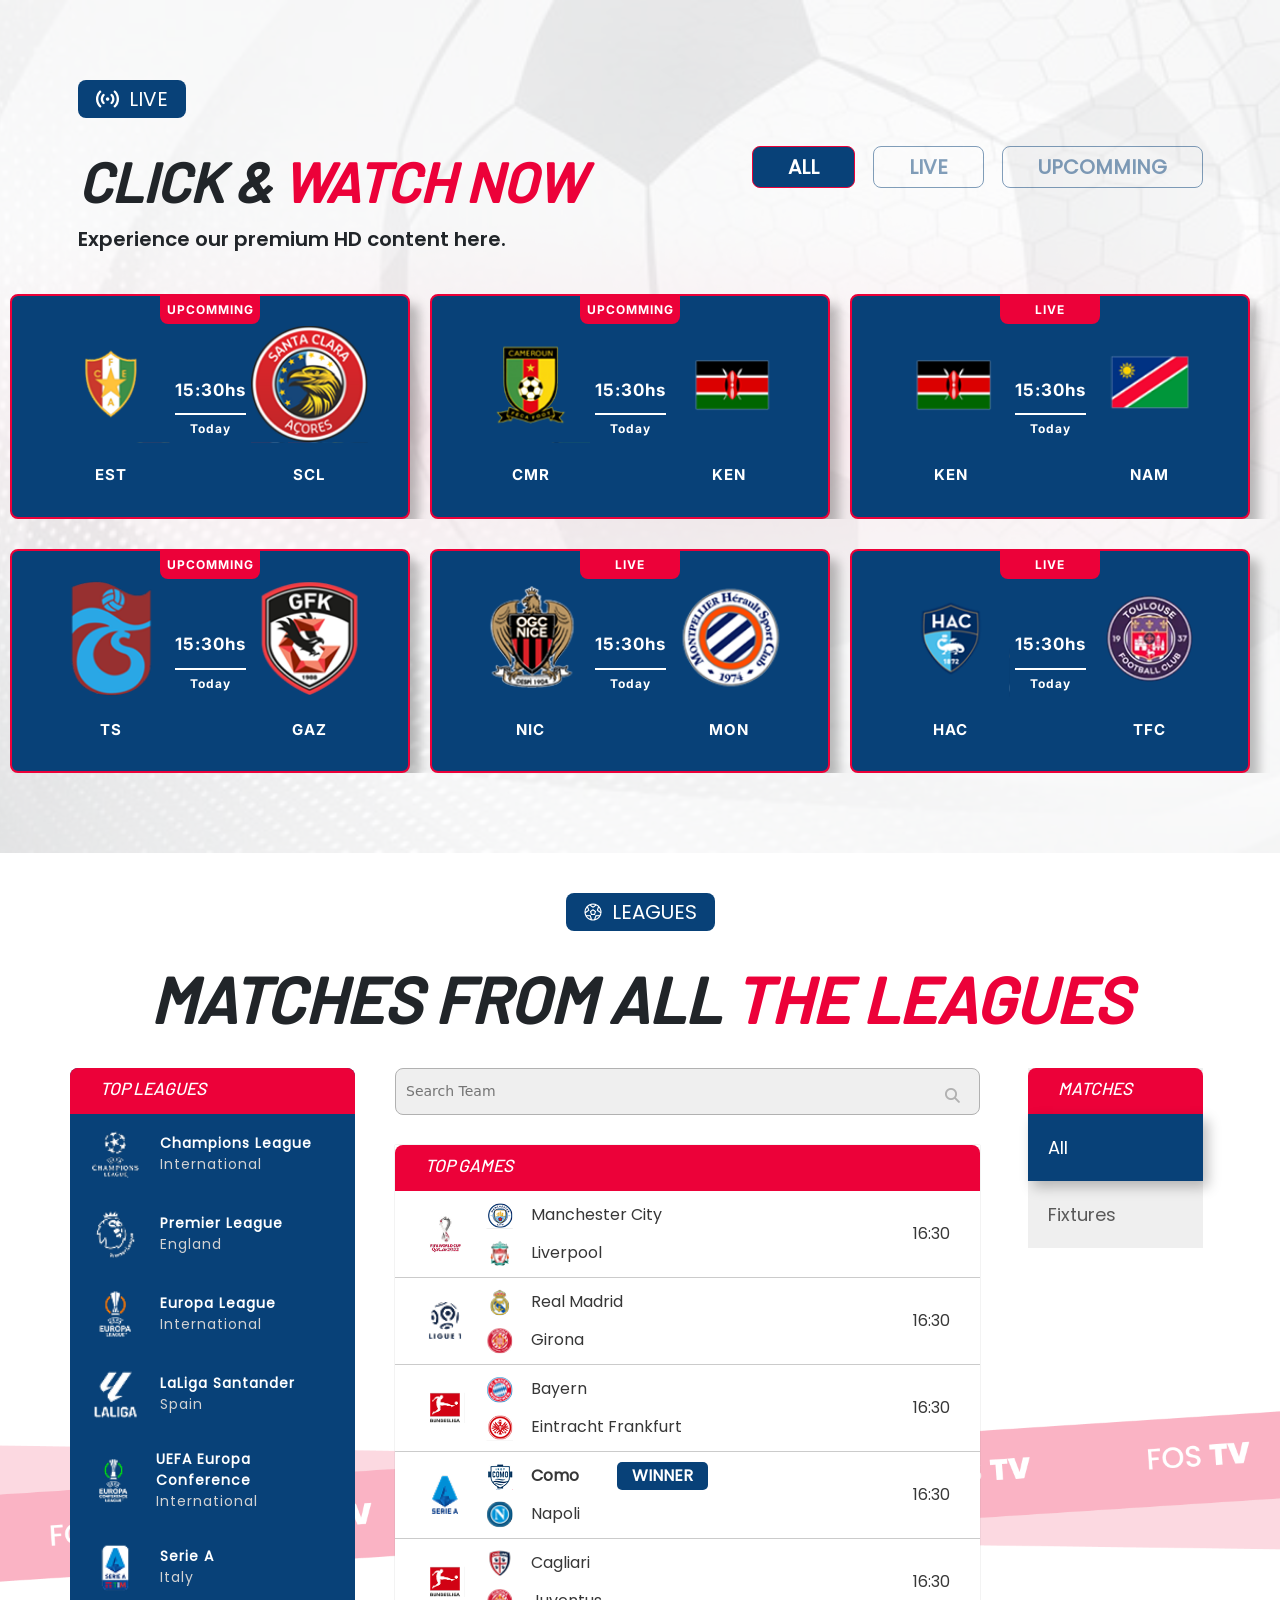
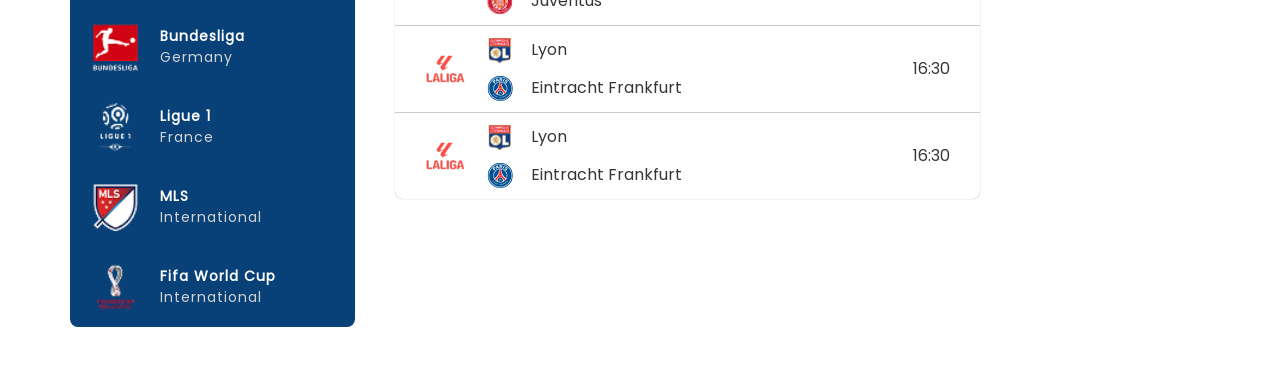
<file: index.html>
<!DOCTYPE html>
<html lang="en">
  <head>
    <meta charset="UTF-8" />
    <meta name="viewport" content="width=device-width, initial-scale=1.0" />
    <link rel="stylesheet" href="./assets/css/slick.css" />
    <link rel="preconnect" href="https://fonts.googleapis.com" />
    <link rel="preconnect" href="https://fonts.gstatic.com" crossorigin />
    <link
      href="https://fonts.googleapis.com/css2?family=Inter:ital,opsz,wght@0,14..32,100..900;1,14..32,100..900&display=swap"
      rel="stylesheet"
    />
    <link
      rel="stylesheet"
      href="https://cdnjs.cloudflare.com/ajax/libs/font-awesome/6.6.0/css/all.min.css"
      integrity="sha512-Kc323vGBEqzTmouAECnVceyQqyqdsSiqLQISBL29aUW4U/M7pSPA/gEUZQqv1cwx4OnYxTxve5UMg5GT6L4JJg=="
      crossorigin="anonymous"
      referrerpolicy="no-referrer"
    />
    <link rel="stylesheet" href="./assets/css/bootstrap.min.css" />
    <link rel="stylesheet" href="./assets/css/style.css" />
    <link rel="stylesheet" href="./assets/css/responsive.css" />
    <title>Document</title>
  </head>
  <body>
    <main>
      <!-- matches section -->
      <section class="matches-section">
        <div class="container mb-5">
          <div class="row">
            <div class="col-lg-6 col-12 mb-3">
              <div class="live-badge mb-5">
                <img
                  src="./assets/images/signal.png"
                  class="img-fluid signal-img"
                  alt=""
                />
                <span>Live</span>
              </div>
              <h2 class="heading-text mb-3">
                Click & <span class="span-color">Watch Now</span>
              </h2>
              <p class="bottom-para">Experience our premium HD content here.</p>
            </div>
            <div class="col-lg-6 col-12 mb-3 btns-column">
              <div class="btn-area">
                <button class="active">All</button>
                <button>Live</button>
                <button>Upcomming</button>
              </div>
            </div>
          </div>
        </div>

        <!-- Slider 1 starts -->
        <div class="slider-wrrp mb-5">
          <!-- card 1 -->
          <div class="match-card">
            <a href="single-match.html" class="text-decoration-none">
              <div class="card-header">
                <span class="status-badge">Live</span>
              </div>
              <div class="card-matches-area">
                <div class="team-area">
                  <img
                    src="./assets/images/team-3.png"
                    class="img-fluid"
                    alt=""
                  />
                  <p class="team-name">NAN</p>
                </div>
                <div class="date-area">
                  <p class="hour-left-text m-2">15:30hs</p>
                  <p class="day-left-text">Today</p>
                </div>
                <div class="team-area">
                  <img
                    src="./assets/images/team-4.png"
                    class="img-fluid"
                    alt=""
                  />
                  <p class="team-name">Scl</p>
                </div>
              </div>
            </a>
          </div>
          <!-- card 2 -->
          <div class="match-card">
            <a href="single-match.html" class="text-decoration-none">
              <div class="card-header">
                <span class="status-badge">Upcomming</span>
              </div>
              <div class="card-matches-area">
                <div class="team-area">
                  <img
                    src="./assets/images/team-1.png"
                    class="img-fluid"
                    alt=""
                  />
                  <p class="team-name">EST</p>
                </div>
                <div class="date-area">
                  <p class="hour-left-text m-2">15:30hs</p>
                  <p class="day-left-text">Today</p>
                </div>
                <div class="team-area">
                  <img
                    src="./assets/images/team-2.png"
                    class="img-fluid"
                    alt=""
                  />
                  <p class="team-name">Scl</p>
                </div>
              </div>
            </a>
          </div>
          <!-- card 3 -->
          <div class="match-card">
            <a href="single-match.html" class="text-decoration-none">
              <div class="card-header">
                <span class="status-badge">Upcomming</span>
              </div>
              <div class="card-matches-area">
                <div class="team-area">
                  <img
                    src="./assets/images/team-5.png"
                    class="img-fluid"
                    alt=""
                  />
                  <p class="team-name">CMR</p>
                </div>
                <div class="date-area">
                  <p class="hour-left-text m-2">15:30hs</p>
                  <p class="day-left-text">Today</p>
                </div>
                <div class="team-area">
                  <img
                    src="./assets/images/team-6.png"
                    class="img-fluid"
                    alt=""
                  />
                  <p class="team-name">KEN</p>
                </div>
              </div>
            </a>
          </div>
          <!-- card 4 -->
          <div class="match-card">
            <a href="single-match.html" class="text-decoration-none">
              <div class="card-header">
                <span class="status-badge">Live</span>
              </div>
              <div class="card-matches-area">
                <div class="team-area">
                  <img
                    src="./assets/images/team-6.png"
                    class="img-fluid"
                    alt=""
                  />
                  <p class="team-name">KEN</p>
                </div>
                <div class="date-area">
                  <p class="hour-left-text m-2">15:30hs</p>
                  <p class="day-left-text">Today</p>
                </div>
                <div class="team-area">
                  <img
                    src="./assets/images/team-7.png"
                    class="img-fluid"
                    alt=""
                  />
                  <p class="team-name">NAM</p>
                </div>
              </div>
            </a>
          </div>
          <!-- card 5 -->
          <div class="match-card">
            <a href="single-match.html" class="text-decoration-none">
              <div class="card-header">
                <span class="status-badge">Live</span>
              </div>
              <div class="card-matches-area">
                <div class="team-area">
                  <img
                    src="./assets/images/team-1.png"
                    class="img-fluid"
                    alt=""
                  />
                  <p class="team-name">EST</p>
                </div>
                <div class="date-area">
                  <p class="hour-left-text m-2">15:30hs</p>
                  <p class="day-left-text">Today</p>
                </div>
                <div class="team-area">
                  <img
                    src="./assets/images/team-2.png"
                    class="img-fluid"
                    alt=""
                  />
                  <p class="team-name">Scl</p>
                </div>
              </div>
            </a>
          </div>
          <!-- card 6 -->
          <div class="match-card">
            <a href="single-match.html" class="text-decoration-none">
              <div class="card-header">
                <span class="status-badge">Upcomming</span>
              </div>
              <div class="card-matches-area">
                <div class="team-area">
                  <img
                    src="./assets/images/team-1.png"
                    class="img-fluid"
                    alt=""
                  />
                  <p class="team-name">EST</p>
                </div>
                <div class="date-area">
                  <p class="hour-left-text m-2">15:30hs</p>
                  <p class="day-left-text">Today</p>
                </div>
                <div class="team-area">
                  <img
                    src="./assets/images/team-2.png"
                    class="img-fluid"
                    alt=""
                  />
                  <p class="team-name">Scl</p>
                </div>
              </div>
            </a>
          </div>
        </div>

        <!-- Slider 2 starts -->
        <div class="slider-wrrp-2">
          <!-- card 1 -->
          <div class="match-card">
            <a href="single-match.html" class="text-decoration-none">
              <div class="card-header">
                <span class="status-badge">Upcomming</span>
              </div>
              <div class="card-matches-area">
                <div class="team-area">
                  <img
                    src="./assets/images/team-8.png"
                    class="img-fluid"
                    alt=""
                  />
                  <p class="team-name">JUV</p>
                </div>
                <div class="date-area">
                  <p class="hour-left-text m-2">15:30hs</p>
                  <p class="day-left-text">Today</p>
                </div>
                <div class="team-area">
                  <img
                    src="./assets/images/team-9.png"
                    class="img-fluid"
                    alt=""
                  />
                  <p class="team-name">WAN</p>
                </div>
              </div>
            </a>
          </div>
          <!-- card 2 -->
          <div class="match-card">
            <a href="single-match.html" class="text-decoration-none">
              <div class="card-header">
                <span class="status-badge">Upcomming</span>
              </div>
              <div class="card-matches-area">
                <div class="team-area">
                  <img
                    src="./assets/images/team-10.png"
                    class="img-fluid"
                    alt=""
                  />
                  <p class="team-name">TS</p>
                </div>
                <div class="date-area">
                  <p class="hour-left-text m-2">15:30hs</p>
                  <p class="day-left-text">Today</p>
                </div>
                <div class="team-area">
                  <img
                    src="./assets/images/team-11.png"
                    class="img-fluid"
                    alt=""
                  />
                  <p class="team-name">GAZ</p>
                </div>
              </div>
            </a>
          </div>
          <!-- card 3 -->
          <div class="match-card">
            <a href="single-match.html" class="text-decoration-none">
              <div class="card-header">
                <span class="status-badge">Live</span>
              </div>
              <div class="card-matches-area">
                <div class="team-area">
                  <img
                    src="./assets/images/team-12.png"
                    class="img-fluid"
                    alt=""
                  />
                  <p class="team-name">NIC</p>
                </div>
                <div class="date-area">
                  <p class="hour-left-text m-2">15:30hs</p>
                  <p class="day-left-text">Today</p>
                </div>
                <div class="team-area">
                  <img
                    src="./assets/images/team-13.png"
                    class="img-fluid"
                    alt=""
                  />
                  <p class="team-name">MON</p>
                </div>
              </div>
            </a>
          </div>
          <!-- card 4 -->
          <div class="match-card">
            <a href="single-match.html" class="text-decoration-none">
              <div class="card-header">
                <span class="status-badge">Live</span>
              </div>
              <div class="card-matches-area">
                <div class="team-area">
                  <img
                    src="./assets/images/team-14.png"
                    class="img-fluid"
                    alt=""
                  />
                  <p class="team-name">HAC</p>
                </div>
                <div class="date-area">
                  <p class="hour-left-text m-2">15:30hs</p>
                  <p class="day-left-text">Today</p>
                </div>
                <div class="team-area">
                  <img
                    src="./assets/images/team-15.png"
                    class="img-fluid"
                    alt=""
                  />
                  <p class="team-name">TFC</p>
                </div>
              </div>
            </a>
          </div>
          <!-- card 5 -->
          <div class="match-card">
            <a href="single-match.html" class="text-decoration-none">
              <div class="card-header">
                <span class="status-badge">Live</span>
              </div>
              <div class="card-matches-area">
                <div class="team-area">
                  <img
                    src="./assets/images/team-10.png"
                    class="img-fluid"
                    alt=""
                  />
                  <p class="team-name">TS</p>
                </div>
                <div class="date-area">
                  <p class="hour-left-text m-2">15:30hs</p>
                  <p class="day-left-text">Today</p>
                </div>
                <div class="team-area">
                  <img
                    src="./assets/images/team-11.png"
                    class="img-fluid"
                    alt=""
                  />
                  <p class="team-name">GAZ</p>
                </div>
              </div>
            </a>
          </div>
          <!-- card 6 -->
          <div class="match-card">
            <a href="single-match.html" class="text-decoration-none">
              <div class="card-header">
                <span class="status-badge">Upcomming</span>
              </div>
              <div class="card-matches-area">
                <div class="team-area">
                  <img
                    src="./assets/images/team-1.png"
                    class="img-fluid"
                    alt=""
                  />
                  <p class="team-name">EST</p>
                </div>
                <div class="date-area">
                  <p class="hour-left-text m-2">15:30hs</p>
                  <p class="day-left-text">Today</p>
                </div>
                <div class="team-area">
                  <img
                    src="./assets/images/team-2.png"
                    class="img-fluid"
                    alt=""
                  />
                  <p class="team-name">Scl</p>
                </div>
              </div>
            </a>
          </div>
        </div>

        <img src="./assets/images/back-img.png" class="back-image" alt="" />
      </section>

      <!-- tournament section -->
      <section class="tournament-section">
        <div class="container">
          <div class="row row-reverse">
            <div class="col-12">
              <div class="live-badge mx-auto mb-5">
                <img src="./assets/images/leagues.png" alt="" />
                <span>Leagues</span>
              </div>
              <h2 class="text-center sec-hd mb-5">
                MATCHES FROM ALL <span class="span-color">THE LEAGUES</span>
              </h2>
            </div>
            <div class="col-lg-3 col-12 p-0 column-sidebar-2">
              <div class="side-bar">
                <div class="side-bar-header">
                  <h3>Top Leagues</h3>
                  <button class="close-btn-2"><i class="fa-solid fa-x"></i></button>
                </div>

                <!-- Leagues -->
                <div class="leagues">
                  <!-- league 1 -->
                  <div class="league-container">
                    <div>
                      <img
                        src="./assets/images/uefa-champions.png"
                        class="img-fluid img-leagues"
                        alt=""
                      />
                    </div>
                    <div class="content_container">
                      <p class="league_name">Champions League</p>
                      <p class="league_name league_level">International</p>
                    </div>
                  </div>

                  <!-- league 2 -->
                  <div class="league-container">
                    <div>
                      <img
                        src="./assets/images/eng.png"
                        class="img-fluid img-leagues"
                        alt=""
                      />
                    </div>
                    <div class="content_container">
                      <p class="league_name">Premier League</p>
                      <p class="league_name league_level">England</p>
                    </div>
                  </div>

                  <!-- league 3 -->
                  <div class="league-container">
                    <div>
                      <img
                        src="./assets/images/uefa.png"
                        class="img-fluid img-leagues"
                        alt=""
                      />
                    </div>
                    <div class="content_container">
                      <p class="league_name">Europa League</p>
                      <p class="league_name league_level">International</p>
                    </div>
                  </div>

                  <!-- league 4 -->
                  <div class="league-container">
                    <div>
                      <img
                        src="./assets/images/esp.png"
                        class="img-fluid img-leagues"
                        alt=""
                      />
                    </div>
                    <div class="content_container">
                      <p class="league_name">LaLiga Santander</p>
                      <p class="league_name league_level">Spain</p>
                    </div>
                  </div>

                  <!-- league 5 -->
                  <div class="league-container">
                    <div>
                      <img
                        src="./assets/images/uefa-europa-conf.png"
                        class="img-fluid img-leagues"
                        alt=""
                      />
                    </div>
                    <div class="content_container">
                      <p class="league_name">UEFA Europa Conference</p>
                      <p class="league_name league_level">International</p>
                    </div>
                  </div>

                  <!-- league 6 -->
                  <div class="league-container">
                    <div>
                      <img
                        src="./assets/images/ita.png"
                        class="img-fluid img-leagues"
                        alt=""
                      />
                    </div>
                    <div class="content_container">
                      <p class="league_name">Serie A</p>
                      <p class="league_name league_level">Italy</p>
                    </div>
                  </div>

                  <!-- league 7 -->
                  <div class="league-container">
                    <div>
                      <img
                        src="./assets/images/ger.png"
                        class="img-fluid img-leagues"
                        alt=""
                      />
                    </div>
                    <div class="content_container">
                      <p class="league_name">Bundesliga</p>
                      <p class="league_name league_level">Germany</p>
                    </div>
                  </div>

                  <!-- league 8 -->
                  <div class="league-container">
                    <div>
                      <img
                        src="./assets/images/fra.png"
                        class="img-fluid img-leagues"
                        alt=""
                      />
                    </div>
                    <div class="content_container">
                      <p class="league_name">Ligue 1</p>
                      <p class="league_name league_level">France</p>
                    </div>
                  </div>

                  <!-- league 9 -->
                  <div class="league-container">
                    <div>
                      <img
                        src="./assets/images/usa.png"
                        class="img-fluid img-leagues"
                        alt=""
                      />
                    </div>
                    <div class="content_container">
                      <p class="league_name">MLS</p>
                      <p class="league_name league_level">International</p>
                    </div>
                  </div>

                  <!-- league 10 -->
                  <div class="league-container">
                    <div>
                      <img
                        src="./assets/images/fifa-world-cup.png"
                        class="img-fluid img-leagues"
                        alt=""
                      />
                    </div>
                    <div class="content_container">
                      <p class="league_name">Fifa World Cup</p>
                      <p class="league_name league_level">International</p>
                    </div>
                  </div>
                </div>
              </div>
            </div>
            <div class="col-lg-7 col-md-9 col-12 column-details">
              <div class="position-relative">
                <input
                  type="text"
                  class="search_inp mb-lg-5 mb-3"
                  placeholder="Search Team"
                />
                <i class="fa-solid fa-search icon-search"></i>
              </div>

              <div class="top_games_block">
                <div class="side-bar-header side-bar-header-2">
                  <h3>Top Games</h3>
                </div>

                <!-- Game 1 -->
                <div class="border-class">
                  <a
                    href="single-match.html"
                    class="text-decoration-none game_area w-100"
                  >
                    <div class="logo_team_area">
                      <img
                        src="./assets/images/fifa-world-cup.png"
                        class="img-fluid logo_game"
                        alt=""
                      />
                      <div class="team_group">
                        <div class="team_name_logo">
                          <img
                            src="./assets/images/team-16.png"
                            class="img-fluid img-leagues-2"
                            alt=""
                          />
                          <span>Manchester City</span>
                        </div>
                        <div class="team_name_logo">
                          <img
                            src="./assets/images/team-17.png"
                            class="img-fluid img-leagues-2"
                            alt=""
                          />
                          <span>Liverpool</span>
                        </div>
                      </div>
                    </div>
                    <p class="tournament_time mb-0">16:30</p>
                  </a>
                </div>
                <!-- Game 2 -->
                <div class="border-class">
                  <a
                    href="single-match.html"
                    class="text-decoration-none game_area w-100"
                  >
                    <div class="logo_team_area">
                      <img
                        src="./assets/images/Ligue1.png"
                        class="img-fluid logo_game"
                        alt=""
                      />
                      <div class="team_group">
                        <div class="team_name_logo">
                          <img
                            src="./assets/images/real-madrid.png"
                            class="img-fluid img-leagues-2"
                            alt=""
                          />
                          <span>Real Madrid</span>
                        </div>
                        <div class="team_name_logo">
                          <img
                            src="./assets/images/girona.png"
                            class="img-fluid img-leagues-2"
                            alt=""
                          />
                          <span>Girona</span>
                        </div>
                      </div>
                    </div>
                    <p class="tournament_time mb-0">16:30</p>
                  </a>
                </div>
                <!-- Game 3 -->
                <div class="border-class">
                  <a
                    href="single-match.html"
                    class="text-decoration-none game_area w-100"
                  >
                    <div class="logo_team_area">
                      <img
                        src="./assets/images/bundesliga-logo.png"
                        class="img-fluid logo_game"
                        alt=""
                      />
                      <div class="team_group">
                        <div class="team_name_logo">
                          <img
                            src="./assets/images/bayern.png"
                            class="img-fluid img-leagues-2"
                            alt=""
                          />
                          <span>Bayern</span>
                        </div>
                        <div class="team_name_logo">
                          <img
                            src="./assets/images/entranct.png"
                            class="img-fluid img-leagues-2"
                            alt=""
                          />
                          <span>Eintracht Frankfurt</span>
                        </div>
                      </div>
                    </div>
                    <p class="tournament_time mb-0">16:30</p>
                  </a>
                </div>
                <!-- Game 4 -->
                <div class="border-class">
                  <a
                    href="single-match.html"
                    class="text-decoration-none game_area w-100"
                  >
                    <div class="logo_team_area">
                      <img
                        src="./assets/images/serie_a-brandlogo.png"
                        class="img-fluid logo_game"
                        alt=""
                      />
                      <div class="team_group">
                        <div class="team_name_logo">
                          <img
                            src="./assets/images/como.png"
                            class="img-fluid img-leagues-2"
                            alt=""
                          />
                          <span class="winner">Como</span>
                          <span class="result-badge">Winner</span>
                        </div>
                        <div class="team_name_logo">
                          <img
                            src="./assets/images/napoli.png"
                            class="img-fluid img-leagues-2"
                            alt=""
                          />
                          <span>Napoli</span>
                        </div>
                      </div>
                    </div>
                    <p class="tournament_time mb-0">16:30</p>
                  </a>
                </div>
                <!-- Game 5 -->
                <div class="border-class">
                  <a
                    href="single-match.html"
                    class="text-decoration-none game_area w-100"
                  >
                    <div class="logo_team_area">
                      <img
                        src="./assets/images/bundesliga-logo.png"
                        class="img-fluid logo_game"
                        alt=""
                      />
                      <div class="team_group">
                        <div class="team_name_logo">
                          <img
                            src="./assets/images/cagliari.png"
                            class="img-fluid img-leagues-2"
                            alt=""
                          />
                          <span>Cagliari</span>
                        </div>
                        <div class="team_name_logo">
                          <img
                            src="./assets/images/juventus.png"
                            class="img-fluid img-leagues-2"
                            alt=""
                          />
                          <span>Juventus</span>
                        </div>
                      </div>
                    </div>
                    <p class="tournament_time mb-0">16:30</p>
                  </a>
                </div>
                <!-- Game 6 -->
                <div class="border-class">
                  <a
                    href="single-match.html"
                    class="text-decoration-none game_area w-100"
                  >
                    <div class="logo_team_area">
                      <img
                        src="./assets/images/laliga-2.png"
                        class="img-fluid logo_game"
                        alt=""
                      />
                      <div class="team_group">
                        <div class="team_name_logo">
                          <img
                            src="./assets/images/lyon.png"
                            class="img-fluid img-leagues-2"
                            alt=""
                          />
                          <span>Lyon</span>
                        </div>
                        <div class="team_name_logo">
                          <img
                            src="./assets/images/paris.png"
                            class="img-fluid img-leagues-2"
                            alt=""
                          />
                          <span>Eintracht Frankfurt</span>
                        </div>
                      </div>
                    </div>
                    <p class="tournament_time mb-0">16:30</p>
                  </a>
                </div>
                <!-- Game 7 -->
                <div class="border-class">
                  <a
                    href="single-match.html"
                    class="text-decoration-none game_area w-100"
                  >
                    <div class="logo_team_area">
                      <img
                        src="./assets/images/laliga-2.png"
                        class="img-fluid logo_game"
                        alt=""
                      />
                      <div class="team_group">
                        <div class="team_name_logo">
                          <img
                            src="./assets/images/lyon.png"
                            class="img-fluid img-leagues-2"
                            alt=""
                          />
                          <span>Lyon</span>
                        </div>
                        <div class="team_name_logo">
                          <img
                            src="./assets/images/paris.png"
                            class="img-fluid img-leagues-2"
                            alt=""
                          />
                          <span>Eintracht Frankfurt</span>
                        </div>
                      </div>
                    </div>
                    <p class="tournament_time mb-0">16:30</p>
                  </a>
                </div>
              </div>
            </div>
            <div class="col-lg-2 col-md-3 col-12 mb-5 column-matches">
              <button class="btn-class mb-4">
                Top Leagues <i class="fa-solid fa-caret-right"></i>
              </button>

              <div class="side-bar-2">
                <div class="side-bar-header">
                  <h3>Matches</h3>
                </div>
                <div class="tab-area">
                  <button class="active">All</button>
                  <button>Fixtures</button>
                </div>
              </div>
            </div>
          </div>
        </div>
        <img
          src="./assets/images/stripe-img.png"
          class="stripe-img img-fluid"
          alt=""
        />
      </section>
    </main>

    <script src="./assets/js/bootstrap.bundle.min.js"></script>
    <script src="./assets/js/jquery.min.js"></script>
    <script src="./assets/js/slick.min.js"></script>
    <script src="https://maxcdn.bootstrapcdn.com/bootstrap/3.2.0/js/bootstrap.min.js"></script>
    <script src="./assets/js/script.js"></script>
  </body>
</html>
</file>
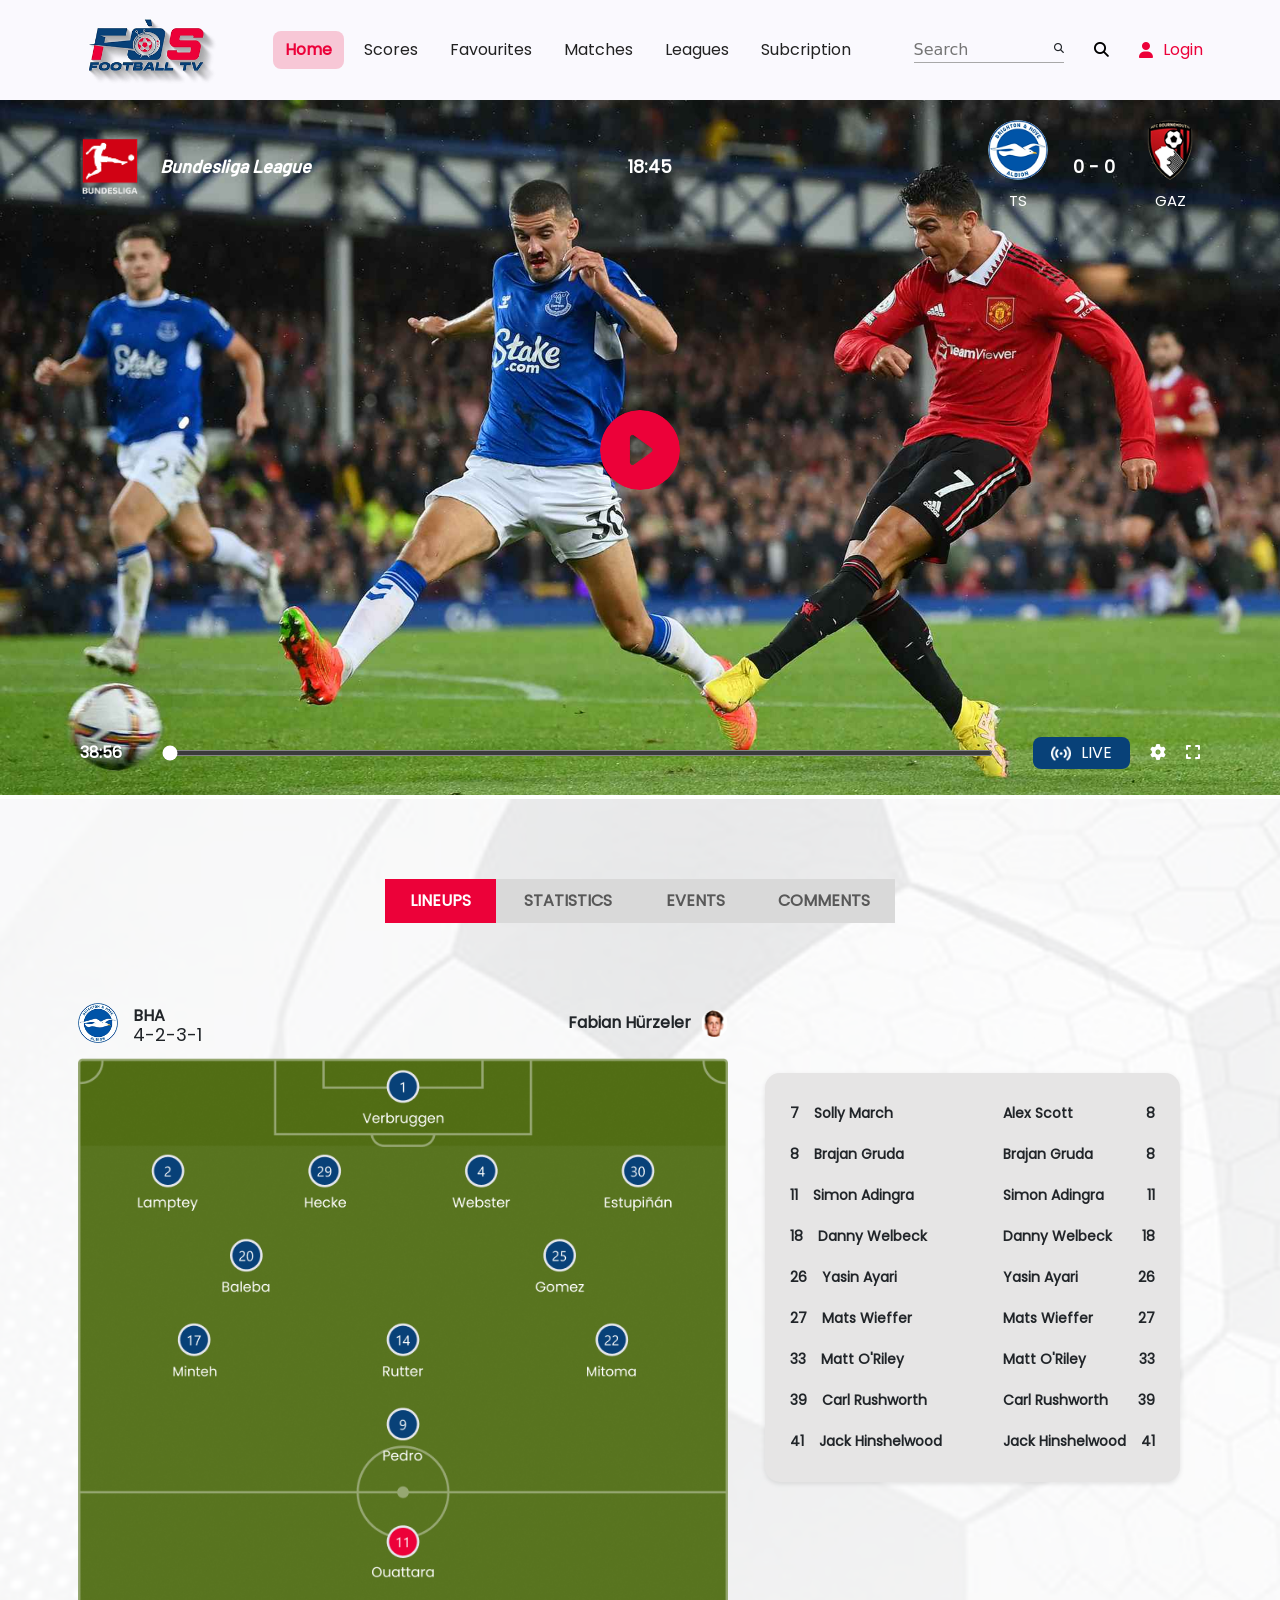
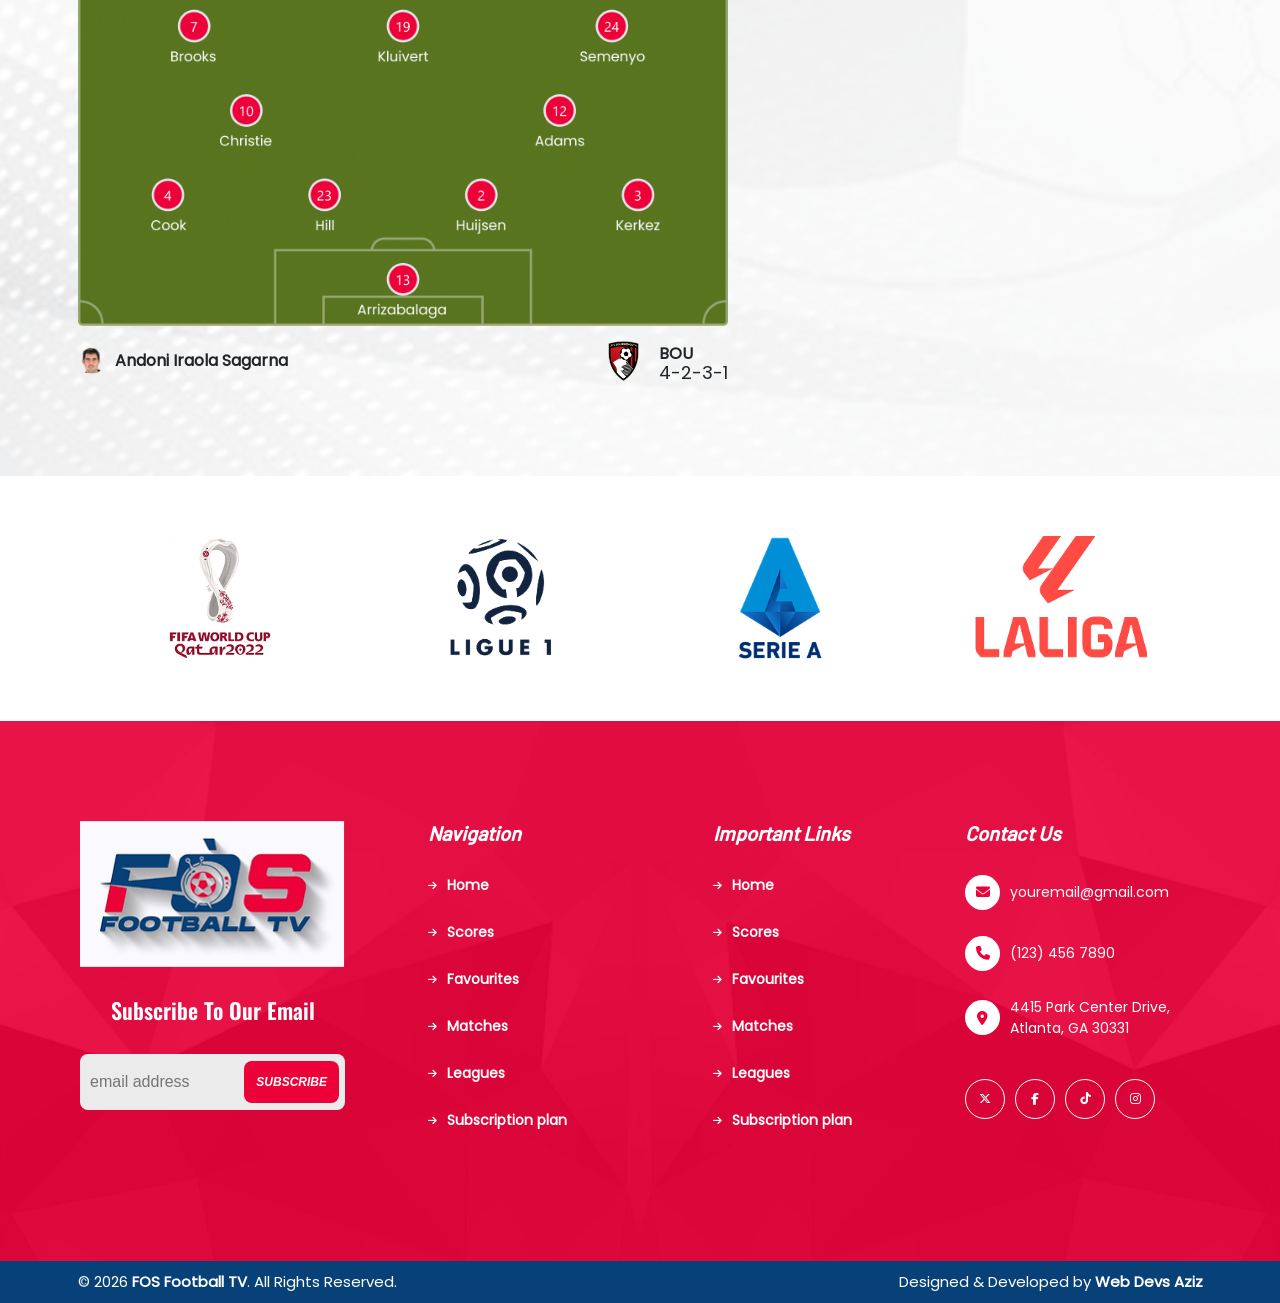
<file: single-match.html>
<!DOCTYPE html>
<html lang="en">
  <head>
    <meta charset="UTF-8" />
    <meta name="viewport" content="width=device-width, initial-scale=1.0" />

    <title>Document</title>

    <link rel="stylesheet" href="./assets/css/slick.css" />
    <link rel="preconnect" href="https://fonts.googleapis.com" />
    <link rel="preconnect" href="https://fonts.gstatic.com" crossorigin />
    <link
      href="https://fonts.googleapis.com/css2?family=Inter:ital,opsz,wght@0,14..32,100..900;1,14..32,100..900&display=swap"
      rel="stylesheet"
    />
    <link
      href="https://fonts.googleapis.com/css2?family=Oswald:wght@200..700&display=swap"
      rel="stylesheet"
    />
    <link
      rel="stylesheet"
      href="https://cdnjs.cloudflare.com/ajax/libs/font-awesome/6.6.0/css/all.min.css"
      integrity="sha512-Kc323vGBEqzTmouAECnVceyQqyqdsSiqLQISBL29aUW4U/M7pSPA/gEUZQqv1cwx4OnYxTxve5UMg5GT6L4JJg=="
      crossorigin="anonymous"
      referrerpolicy="no-referrer"
    />
    <link rel="stylesheet" href="./assets/css/bootstrap.min.css" />
    <link rel="stylesheet" href="./assets/css/style.css" />
    <link rel="stylesheet" href="./assets/css/responsive.css" />
  </head>
  <body>
    <main>
      <!-- header -->
      <header>
        <div class="container">
          <div class="header-container">
            <img
              src="./assets/images/football-logo.png"
              class="img-fluid logo"
              alt=""
            />
            <nav class="hidden">
              <ul>
                <li class="active"><a href="">Home</a></li>
                <li><a href="">Scores</a></li>
                <li><a href="">Favourites</a></li>
                <li><a href="">Matches</a></li>
                <li><a href="">Leagues</a></li>
                <li><a href="">Subcription</a></li>
              </ul>
            </nav>
            <div class="search_area">
              <div class="position-relative search-container">
                <input type="text" class="search-inp" placeholder="Search" />
                <i class="fa-solid fa-search abs-icon"></i>
              </div>
              <a href="" class="icon-btn" data-bs-target="#exampleModal" data-bs-toggle="modal">
                <i class="fa fa-search"></i>
              </a>
              <a href="" class="auth-login">
                <i class="fa-solid fa-user"></i>
                Login
              </a>
              <button class="menu-btn"><i class="fa-solid fa-bars"></i></button>
            </div>
          </div>
        </div>

        <div class="side-bar-nav">
          <div class="sider-bar-header">
            <img
              src="./assets/images/football-logo.png"
              class="img-fluid menu-logo"
              alt=""
            />
            <button class="close-btn">
              <i class="fa-solid fa-x"></i>
            </button>
          </div>
          <div class="side-bar-body">
            <ul class="link-menu">
              <li><a href="">Home</a></li>
              <li><a href="">Scores</a></li>
              <li><a href="">Favourites</a></li>
              <li><a href="">Matches</a></li>
              <li><a href="">Leagues</a></li>
              <li><a href="">Subscription</a></li>
            </ul>
          </div>
        </div>

        <div
          class="modal fade"
          id="exampleModal"
          tabindex="-1"
          aria-labelledby="exampleModalLabel"
          aria-modal="true"
          role="dialog"
        >
          <div class="modal-dialog modal-dialog-centered">
            <div class="modal-content">
              <div class="modal-header">
                <h5 class="modal-title" id="">FOS Footbal Tv</h5>
                <button
                  type="button"
                  class="btn-close"
                  data-bs-dismiss="modal"
                  aria-label="Close"
                ></button>
              </div>
              <div class="modal-body">
                <form role="form" action="">
                  <div class="confirmationField mb-3">
                    <label for="" class="form-label"
                      >Search What You Want</label
                    >
                    <input
                      class="form-control"
                      placeholder="Type Here To Search"
                      type="text"
                      required=""
                    />
                  </div>
                  <button class="modal-search w-100" type="submit">
                    Search Now
                  </button>
                </form>
              </div>
            </div>
          </div>
        </div>
      </header>

      <!-- hero banner -->
      <section class="hero_banner">
        <video
          src="./assets/images/football_video.mp4"
          poster="./assets/images/match.png"
          class="video-area"
        ></video>
        <!-- Score Area -->
        <div class="team-score-card">
          <div class="league_tournament">
            <img
              src="./assets/images/ger-2.png"
              class="img-fluid team-score-img"
              alt=""
            />
            <p class="tournament_score_name">Bundesliga League</p>
          </div>
          <p class="match_time">18:45</p>
          <div class="score_area">
            <!-- team 1 -->
            <div class="teams_info">
              <img
                src="./assets/images/score-team-1.png"
                class="img-fluid"
                alt=""
              />
              <span>TS</span>
            </div>
            <!-- goals area -->
            <div class="goals_area">
              <p class="goals_text"><span>0</span> - <span>0</span></p>
            </div>
            <!-- team 2 -->
            <div class="teams_info">
              <img
                src="./assets/images/score-team-2.png"
                class="img-fluid"
                alt=""
              />
              <span>GAZ</span>
            </div>
          </div>
        </div>

        <!-- play button -->
        <button class="play-btn active"></button>

        <div class="audio_player">
          <p class="time_audio">38:56</p>
          <input type="range" name="" value="0" class="range_inp" id="" />
          <div class="group-area-2">
            <button class="live-badge live-btn">
              <img src="./assets/images/signal.png" alt="" />
              <span>Live</span>
            </button>
            <div class="position-relative">
              <button class="setting-btn">
                <i class="fa-solid fa-gear"></i>
              </button>
              <div class="setting-drp">
                <button class="download-video">Download Video</button>
              </div>
            </div>
            <button class="expand">
              <i class="fa-solid fa-expand"></i>
            </button>
          </div>
        </div>
      </section>

      <!-- player lineups -->
      <section class="lineups_section">
        <div class="container">
          <div class="row">
            <div class="col-12">
              <div class="tabs-btn-2">
                <button class="active">Lineups</button>
                <button>Statistics</button>
                <button>Events</button>
                <button>Comments</button>
              </div>
            </div>
            <div class="col-xl-7 col-lg-6 col-12">
              <div class="block_field">
                <div class="team_formation mb-4">
                  <div class="team_placement">
                    <img
                      src="./assets/images/score-team-1.png"
                      class="img-fluid formation_team_img"
                      alt=""
                    />
                    <div>
                      <p class="team_short_name">BHA</p>
                      <p class="team_field_setup">4-2-3-1</p>
                    </div>
                  </div>
                  <div class="player_detail_area">
                    <p class="player_name">Fabian Hürzeler</p>
                    <img
                      src="./assets/images/player-pic.png"
                      class="img-fluid player_img"
                      alt=""
                    />
                  </div>
                </div>
                <img
                  src="./assets/images/field.png"
                  class="field-img img-fluid mb-4"
                  alt=""
                />
                <div class="team_formation mb-4">
                  <div class="player_detail_area">
                    <img
                      src="./assets/images/player-2.png"
                      class="img-fluid player_img"
                      alt=""
                    />
                    <p class="player_name">Andoni Iraola Sagarna</p>
                  </div>
                  <div class="team_placement">
                    <img
                      src="./assets/images/score-team-2.png"
                      class="img-fluid formation_team_img"
                      alt=""
                    />
                    <div>
                      <p class="team_short_name">BOU</p>
                      <p class="team_field_setup">4-2-3-1</p>
                    </div>
                  </div>
                </div>
              </div>
            </div>
            <div class="col-xl-5 col-lg-6 col-12 padding-column">
              <div class="combination_block">
                <ul class="players-list">
                  <li>
                    <span>7</span>
                    <span>Solly March</span>
                  </li>
                  <li>
                    <span>8</span>
                    <span>Brajan Gruda</span>
                  </li>
                  <li>
                    <span>11</span>
                    <span>Simon Adingra</span>
                  </li>
                  <li>
                    <span>18</span>
                    <span>Danny Welbeck</span>
                  </li>
                  <li>
                    <span>26</span>
                    <span>Yasin Ayari</span>
                  </li>
                  <li>
                    <span>27</span>
                    <span>Mats Wieffer</span>
                  </li>
                  <li>
                    <span>33</span>
                    <span>Matt O'Riley</span>
                  </li>
                  <li>
                    <span>39</span>
                    <span>Carl Rushworth</span>
                  </li>
                  <li>
                    <span>41</span>
                    <span>Jack Hinshelwood</span>
                  </li>
                </ul>
                <ul class="players-list players-list-2">
                  <li>
                    <span>Alex Scott</span>
                    <span>8</span>
                  </li>
                  <li>
                    <span>Brajan Gruda</span>
                    <span>8</span>
                  </li>
                  <li>
                    <span>Simon Adingra</span>
                    <span>11</span>
                  </li>
                  <li>
                    <span>Danny Welbeck</span>
                    <span>18</span>
                  </li>
                  <li>
                    <span>Yasin Ayari</span>
                    <span>26</span>
                  </li>
                  <li>
                    <span>Mats Wieffer</span>
                    <span>27</span>
                  </li>
                  <li>
                    <span>Matt O'Riley</span>
                    <span>33</span>
                  </li>
                  <li>
                    <span>Carl Rushworth</span>
                    <span>39</span>
                  </li>
                  <li>
                    <span>Jack Hinshelwood</span>
                    <span>41</span>
                  </li>
                </ul>
              </div>
            </div>
          </div>
        </div>
      </section>

      <!-- brand -->
      <section class="brand_section">
        <div class="brand-slider">
          <img
            src="./assets/images/bundesliga.png"
            class="img-fluid brand-img"
            alt=""
          />
          <img
            src="./assets/images/fifa-world-cup-qatar-20229564.png"
            class="img-fluid brand-img"
            alt=""
          />
          <img
            src="./assets/images/ligue-brand.png"
            class="img-fluid brand-img"
            alt=""
          />
          <img
            src="./assets/images/series-a-brand.png"
            class="img-fluid brand-img"
            alt=""
          />
          <img
            src="./assets/images/laliga-brand.png"
            class="img-fluid brand-img"
            alt=""
          />
          <img
            src="./assets/images/ligue-brand.png"
            class="img-fluid brand-img"
            alt=""
          />
          <img
            src="./assets/images/bundesliga.png"
            class="img-fluid brand-img"
            alt=""
          />
          <img
            src="./assets/images/fifa-world-cup-qatar-20229564.png"
            class="img-fluid brand-img"
            alt=""
          />
        </div>
      </section>

      <!-- footer -->
      <footer>
        <div class="footer-main">
          <div class="container">
            <div class="row">
              <div class="col-lg-3 col-md-6 col-sm-6 col-12 columns-ft mb-5">
                <img
                  src="./assets/images/football-logo.png"
                  class="img-fluid mb-5 logo-2"
                  alt=""
                />
                <h4 class="sub-hd mb-5">Subscribe to Our Email</h4>
                <form>
                  <div class="input-footer">
                    <input type="email" placeholder="email address" required />
                    <button>Subscribe</button>
                  </div>
                </form>
              </div>
              <div class="divider"></div>
              <div
                class="col-lg-3 col-md-4 col-sm-4 col-6 column-position mb-5"
              >
                <div>
                  <h3 class="ft-col-hd mb-5">Navigation</h3>
                  <ul class="ft-nav-links">
                    <li>
                      <a href=""
                        ><i class="fa-solid fa-arrow-right"></i>
                        <span>Home</span></a
                      >
                    </li>
                    <li>
                      <a href=""
                        ><i class="fa-solid fa-arrow-right"></i>
                        <span>Scores</span></a
                      >
                    </li>
                    <li>
                      <a href=""
                        ><i class="fa-solid fa-arrow-right"></i>
                        <span>Favourites</span></a
                      >
                    </li>
                    <li>
                      <a href=""
                        ><i class="fa-solid fa-arrow-right"></i>
                        <span>Matches</span></a
                      >
                    </li>
                    <li>
                      <a href=""
                        ><i class="fa-solid fa-arrow-right"></i>
                        <span>Leagues</span></a
                      >
                    </li>
                    <li>
                      <a href=""
                        ><i class="fa-solid fa-arrow-right"></i>
                        <span>Subscription plan</span></a
                      >
                    </li>
                  </ul>
                </div>
              </div>
              <div
                class="col-lg-3 col-md-4 col-sm-4 col-6 column-position mb-5"
              >
                <div>
                  <h3 class="ft-col-hd mb-5">Important Links</h3>
                  <ul class="ft-nav-links">
                    <li>
                      <a href=""
                        ><i class="fa-solid fa-arrow-right"></i>
                        <span>Home</span></a
                      >
                    </li>
                    <li>
                      <a href=""
                        ><i class="fa-solid fa-arrow-right"></i>
                        <span>Scores</span></a
                      >
                    </li>
                    <li>
                      <a href=""
                        ><i class="fa-solid fa-arrow-right"></i>
                        <span>Favourites</span></a
                      >
                    </li>
                    <li>
                      <a href=""
                        ><i class="fa-solid fa-arrow-right"></i>
                        <span>Matches</span></a
                      >
                    </li>
                    <li>
                      <a href=""
                        ><i class="fa-solid fa-arrow-right"></i>
                        <span>Leagues</span></a
                      >
                    </li>
                    <li>
                      <a href=""
                        ><i class="fa-solid fa-arrow-right"></i>
                        <span>Subscription plan</span></a
                      >
                    </li>
                  </ul>
                </div>
              </div>
              <div
                class="col-lg-3 col-md-4 col-sm-4 col-8 column-position mb-5"
              >
                <div>
                  <h3 class="ft-col-hd mb-5">Contact Us</h3>
                  <ul class="ft-nav-links ft-nav-links-2">
                    <li>
                      <a href="mailto:youremail@gmail.com">
                        <span class="icon-social"
                          ><i class="fa-solid fa-envelope"></i
                        ></span>
                        <span>youremail@gmail.com</span>
                      </a>
                    </li>
                    <li>
                      <a href="tel:(123) 456 7890">
                        <span class="icon-social"
                          ><i class="fa-solid fa-phone"></i
                        ></span>
                        <span>(123) 456 7890</span>
                      </a>
                    </li>
                    <li>
                      <a href="">
                        <span class="icon-social"
                          ><i class="fa-solid fa-location-dot"></i
                        ></span>
                        <span
                          >4415 Park Center Drive,<br />
                          Atlanta, GA 30331</span
                        >
                      </a>
                    </li>
                  </ul>
                  <div class="social-icons-list">
                    <a href=""><i class="fa-brands fa-x-twitter"></i></a>
                    <a href=""><i class="fa-brands fa-facebook-f"></i></a>
                    <a href=""><i class="fa-brands fa-tiktok"></i></a>
                    <a href=""><i class="fa-brands fa-instagram"></i></a>
                  </div>
                </div>
              </div>
            </div>
          </div>
        </div>
        <div class="footer-bottom">
          <div class="container">
            <div class="row">
              <div class="col-12">
                <div class="footer-bottom-row">
                  <p class="footer-bt-text">
                    ©
                    <script>
                      document.write(new Date().getFullYear());
                    </script>
                    <span class="span-text-2">FOS Football TV</span>. All Rights
                    Reserved.
                  </p>
                  <p class="footer-bt-text">
                    Designed & Developed by
                    <span class="span-text-2">Web Devs Aziz</span>
                  </p>
                </div>
              </div>
            </div>
          </div>
        </div>
      </footer>
    </main>

    <script src="./assets/js/bootstrap.bundle.min.js"></script>
    <script src="./assets/js/jquery.min.js"></script>
    <script src="./assets/js/slick.min.js"></script>
    <script src="https://maxcdn.bootstrapcdn.com/bootstrap/3.2.0/js/bootstrap.min.js"></script>
    <script src="./assets/js/script.js"></script>
  </body>
</html>
</file>
<file: assets/css/style.css>
* {
  padding: 0;
  margin: 0;
  box-sizing: border-box;
}

html {
  font-size: 10px;
  overflow-x: hidden;
}

p,
ul {
  margin: 0;
  padding: 0;
}

@font-face {
  font-family: "poppins";
  src: url(../fonts/Poppins-Regular.ttf);
}

@font-face {
  font-family: "barlow";
  src: url(../fonts/Barlow-Medium.ttf);
}
@font-face {
  font-family: "poppins-bold";
  src: url(../fonts/Poppins-SemiBold.ttf);
}

:root {
  --poppin-font: "poppins";
  --poppin-font-2: "poppins-bold";
  --barlow-font: "barlow";
  --red-color: #ec0139;
  --white: #fff;
  --black: #000;
}

@media (min-width: 1600px) {
  .container {
    width: 100%;
    max-width: 1420px;
  }
}

/* matches section */

.matches-section {
  width: 100%;
  background-image: url(../images/football-img.jpg);
  padding: 80px 10px;
  background-position: center;
  background-size: cover;
  background-repeat: no-repeat;
  position: relative;
  z-index: 1;
}

.matches-section::after {
  content: "";
  position: absolute;
  height: 100%;
  width: 100%;
  left: 0;
  top: 0;
  background: #ffffffbd;
  z-index: -1;
}

.match-card {
  padding: 0 40px 30px;
  border: 2.18px solid var(--Red, #ec0139);
  box-shadow: 9px 10px 10.4px 0px #00000040;
  background: var(--Blue, #084178);
  border-radius: 8px;
  margin-right: 20px;
}

.back-image {
  width: 100%;
  position: absolute;
  left: 50%;
  top: 50%;
  transform: translate(-50%, -50%);
  z-index: -1;
}

.live-badge {
  display: flex;
  align-items: center;
  gap: 10px;
  background: var(--Blue, #084178) !important;
  padding: 4px 18px;
  width: fit-content;
  color: #fff;
  font-family: var(--poppin-font);
  font-weight: 500;
  font-size: 20px;
  text-transform: uppercase;
  border-radius: 8px;
}

.heading-text {
  font-family: var(--barlow-font);
  font-weight: 800;
  font-style: italic;
  font-size: 70px;
  text-transform: uppercase;
}

.span-color {
  color: var(--Red, #ec0139) !important;
}

.bottom-para {
  font-family: var(--poppin-font-2);
  font-weight: 500;
  font-size: 22.5px;
}

.btn-area {
  display: flex;
  align-items: center;
  gap: 18px;
}

.btn-area button {
  border: 1px solid var(--Blue, #084178);
  padding: 8px 38px;
  font-family: var(--poppin-font);
  font-weight: 600;
  font-size: 20px;
  text-transform: uppercase;
  border-radius: 8px;
  background: transparent;
  color: #084178;
  opacity: 0.5;
}

.btn-area button.active {
  background: var(--Blue, #084178);
  border: 1.4px solid var(--Red, #ec0139);
  color: #fff;
  opacity: 1;
  transition: all 0.3s linear;
}

.btns-column {
  display: flex;
  justify-content: end;
  align-items: center;
}

.card-header {
  display: flex;
  justify-content: center;
}

.status-badge {
  display: flex;
  justify-content: center;
  width: 100px;
  background: var(--Red, #ec0139);
  padding: 5px 15px;
  font-family: "Inter", sans-serif;
  font-weight: 700;
  font-size: 12px;
  letter-spacing: 1px;
  text-transform: uppercase;
  border-bottom-right-radius: 8px;
  border-bottom-left-radius: 8px;
  color: #fff;
}

.card-matches-area {
  display: flex;
  align-items: center;
  justify-content: space-between;
}

.team-area {
  display: flex;
  flex-direction: column;
  align-items: center;
  gap: 20px;
}

.team-area img {
  height: 120px;
  width: 120px;
  object-fit: contain;
}

.team-name {
  font-family: "Inter", sans-serif;
  font-weight: 700;
  font-size: 15px;
  letter-spacing: 1px;
  color: #fff;
  text-transform: uppercase;
}

.date-area {
  font-family: "Inter", sans-serif;
  font-weight: 700;
  text-align: center;
  letter-spacing: 1px;
  color: #fff;
}
.hour-left-text {
  font-size: 17px;
  color: #fff;
  padding-bottom: 10px;
  border-bottom: 2px solid #fff;
}

.day-left-text {
  font-weight: 700;
  font-size: 12px;
}

/* matches section ends */

/* tournament section */

.tournament-section {
  position: relative;
  padding: 40px 10px;
  z-index: 1;
}

.stripe-img {
  position: absolute;
  top: 50%;
  width: 100%;
  left: 0;
  z-index: -1;
}

.side-bar {
  height: 100%;
  background: #084178;
  border-radius: 8px;
}

.sec-hd {
  font-family: var(--barlow-font);
  font-weight: 800;
  font-style: italic;
  font-size: 64px;
}

.side-bar-header {
  display: flex;
  align-items: center;
  justify-content: space-between;
  background: #ec0139;
  text-align: center;
  color: #fff;
  padding: 10px 30px;
  border-top-left-radius: 8px;
  border-top-right-radius: 8px;
  font-family: var(--barlow-font);
  font-weight: 700;
  font-style: italic;
  font-size: 18px;
  text-transform: uppercase;
}

.close-btn-2{
  display: none;
  background: transparent;
  color: #fff;
  border: none;
  font-size: 14px;
}

.league-container {
  display: flex;
  align-items: center;
  gap: 20px;
  padding: 15px 20px;
  transition: all 0.3s ease-in;
}

.league-container:hover {
  background: #ec0139;
}

.img-leagues {
  height: 50px;
  width: 50px;
  object-fit: contain;
}

.content_container {
  display: flex;
  flex-direction: column;
}

.league_name {
  font-family: var(--poppin-font);
  font-weight: 600;
  font-size: 14px;
  color: #fff;
  letter-spacing: 1px;
  margin: 0;
}

.league_level {
  color: #d3d3d3;
  font-weight: 500;
}

.search_inp {
  width: 100%;
  padding: 12px 10px;
  border: 1px solid #b1b1b1;
  background: #efefef;
  border-radius: 8px;
  font-size: 14px;
}

.search_inp:focus {
  outline: 2px solid skyblue;
}

.column-details {
  padding: 0 40px;
}

.top_games_block {
  background: #fff;
  box-shadow: 0 0 1px gray;
  border-bottom-right-radius: 8px;
  border-bottom-left-radius: 8px;
}

.side-bar-header-2 {
  display: flex;
  justify-content: flex-start;
}

.game_area {
  display: flex;
  align-items: center;
  justify-content: space-between;
  padding: 10px 30px;
}

.border-class {
  border-bottom: 1px solid rgba(180, 180, 180, 0.685);
}

.border-class:nth-last-child(1) {
  border-bottom: none;
}

.logo_team_area {
  display: flex;
  align-items: center;
  gap: 20px;
}

.team_group {
  display: flex;
  flex-direction: column;
  gap: 10px;
}

.team_name_logo {
  display: flex;
  align-items: center;
  gap: 18px;
}

.img-leagues-2 {
  height: 28px;
  width: 28px;
  object-fit: contain;
}

.logo_game {
  width: 40px;
  height: 40px;
  object-fit: contain;
}

.team_name_logo span {
  font-family: var(--poppin-font);
  font-weight: 400;
  font-size: 16px;
  color: #373737;
}

.tournament_time {
  font-family: var(--poppin-font);
  font-weight: 400;
  font-size: 16px;
  color: #373737;
}

.side-bar-2 {
  background: #efefef;
}

.tab-area {
  display: flex;
  flex-direction: column;
}
.tab-area button {
  border: none;
  text-align: start;
  background: transparent;
  padding: 20px;
  color: #5a5a5a;
  font-family: var(--poppin-font);
  font-weight: 500;
  font-size: 18px;
}

.tab-area button.active {
  background: var(--Blue, #084178);
  box-shadow: 5px 6px 12.2px 0px #00000040;
  color: #fff;
}

.winner {
  font-weight: 700 !important;
}

.result-badge {
  background: var(--Blue, #084178);
  font-family: var(--poppin-font);
  font-weight: 600 !important;
  font-size: 12px;
  text-align: center;
  color: #fff !important;
  padding: 2px 15px;
  text-transform: uppercase;
  border-radius: 5px;
  margin-left: 20px;
}

.icon-search {
  position: absolute;
  right: 20px;
  top: 35%;
  transform: translateY(-50%);
  font-size: 15px;
  color: #b1b1b1;
}
/* tournament section ends */

/* single page */

/* header */

header {
  padding: 10px;
  background: #faf9fe;
  width: 100%;
}

.header-container {
  display: flex;
  align-items: center;
  justify-content: space-between;
}

nav ul {
  display: flex;
  align-items: center;
  gap: 8px;
}

nav ul li {
  list-style: none;
  padding: 7px 20px;
  border-radius: 8px;
}

nav ul li a {
  font-family: var(--poppin-font);
  font-weight: 500;
  font-size: 18px;
  text-decoration: none;
  color: #222222;
}

nav ul li.active {
  background: #ec013933;
}

nav ul li.active a {
  color: var(--Red, #ec0139);
  font-family: var(--poppin-font);
  font-weight: 700;
  font-size: 18px;
}
.search_area {
  display: flex;
  align-items: center;
  gap: 30px;
}
.search-inp {
  border: none;
  width: 150px;
  border-bottom: 1px solid #a8a8a8;
  background: none;
  font-size: 16px;
  color: #656565;
  outline: none;
}

.abs-icon {
  position: absolute;
  right: 0;
  bottom: 10px;
}
.auth-login {
  display: flex;
  gap: 10px;
  align-items: center;
  font-family: var(--poppin-font);
  font-weight: 500;
  font-size: 18px;
  text-decoration: none;
  color: #ec0139;
}

/* hero banner */
.video-area {
  width: 100%;
}

.video-area:hover .play-btn {
  display: block !important;
}

.setting-drp {
  display: none;
  position: absolute;
  top: -60px;
  left: -40px;
  background: #fff;
  width: 150px;
  border-radius: 10px;
  padding: 10px;
}

.setting-drp.active {
  display: block !important;
}

.setting-drp button {
  width: 100%;
  color: #000 !important;
  background: transparent;
  font-size: 14px !important;
  font-family: var(--barlow-font);
  font-weight: 500;
  display: flex;
  justify-content: center;
  align-items: center;
}
.hero_banner {
  position: relative;
}
.team-score-card {
  width: 100%;
  position: absolute;
  top: 10px;
  display: flex;
  align-items: center;
  justify-content: space-between;
  padding: 10px 80px;
}

.team-score-img {
  height: 60px;
  width: 60px;
  object-fit: contain;
}
.league_tournament {
  display: flex;
  align-items: center;
  gap: 20px;
}
.tournament_score_name {
  font-family: var(--barlow-font);
  font-weight: 700;
  font-style: italic;
  font-size: 36px;
  color: #fff;
}

.match_time {
  font-family: var(--poppin-font);
  font-weight: 600;
  font-size: 43px;
  color: #fff;
}
.score_area {
  display: flex;
  align-items: center;
  gap: 25px;
}

.teams_info {
  display: flex;
  flex-direction: column;
  align-items: center;
  gap: 10px;
}

.teams_info span {
  font-family: var(--poppin-font);
  font-size: 15px;
  color: #fff;
}

.goals_text {
  font-family: var(--poppin-font);
  font-weight: 600;
  font-size: 30px;
  color: #fff;
}

.play-btn {
  display: none;
  position: absolute;
  top: 50%;
  left: 50%;
  transform: translate(-50%, -50%);
  height: 120px;
  width: 120px;
  border-radius: 50%;
  border: none;
  background-image: url(../images/play-btn-img.png);
  background-position: center;
  background-size: cover;
  background-color: transparent;
}

/* team lineups section */
.lineups_section {
  width: 100%;
  background-image: url(../images//football-sec-2.png);
  padding: 80px 10px;
  background-position: center;
  background-size: cover;
  background-repeat: no-repeat;
  position: relative;
  z-index: 1;
}

.team_formation {
  display: flex;
  align-items: center;
  justify-content: space-between;
}

.team_placement {
  display: flex;
  align-items: center;
  gap: 15px;
}
.formation_team_img {
  height: 40px;
  width: 40px;
  object-fit: contain;
}

.team_short_name {
  font-family: var(--poppin-font);
  font-weight: 600;
  font-size: 27px;
}

.team_field_setup {
  font-family: var(--poppin-font);
  font-weight: 400;
  font-size: 18px;
  line-height: 0.8;
}

.player_detail_area {
  display: flex;
  align-items: center;
  gap: 10px;
}

.player_name {
  font-family: var(--poppin-font);
  font-weight: 600;
  font-size: 22px;
}

.player_img {
  height: 27px;
  width: 27px;
  border-radius: 50%;
}
.field-img {
  width: 100%;
}

.tabs-btn-2 {
  background: #d9d9d9;
  margin: auto;
  width: fit-content;
}

.tabs-btn-2 button {
  padding: 10px 25px;
  background: transparent;
  border: none;
  font-family: var(--poppin-font);
  font-weight: 600;
  font-size: 16px;
  color: #585858;
  text-transform: uppercase;
}

.tabs-btn-2 button.active {
  background: var(--Red, #ec0139);
  color: #fff;
}

.tabs-btn-2 {
  margin-bottom: 80px;
}

.combination_block {
  display: flex;
  justify-content: space-between;
  box-shadow: 0px 1.78px 3.55px -1.78px #0000001a;
  box-shadow: 0px 1.78px 5.33px 0px #0000001a;
  background: #e6e5e5;
  padding: 20px 30px;
  border-radius: 15px;
}

.padding-column {
  padding: 70px 30px;
}

.players-list li {
  display: flex;
  align-items: center;
  gap: 15px;
  list-style: none;
  font-family: var(--poppin-font);
  font-weight: 600;
  font-size: 18px;
  padding: 10px 0;
}

.players-list-2 li {
  justify-content: space-between;
}

.brand_section {
  padding: 60px 80px;
}

.brand-img {
  height: 180px;
  width: 220px;
  object-fit: contain;
}

/* footer */
.footer-main {
  padding: 100px 0;
  background: var(--Red, #ec0139);
  background-image: url(../images/bg-pattern.png.png);
  background-size: cover;
  background-position: bottom;
}

.sub-hd {
  font-family: "Oswald", sans-serif;
  font-weight: 600;
  font-size: 30px;
  text-transform: capitalize;
  color: #fff;
}

.input-footer {
  display: flex;
  align-items: center;
  gap: 10px;
  background: #ebebeb;
  padding: 5px 10px;
  padding-left: 20px;
  border-radius: 8px;
}
.input-footer input {
  height: 48px;
  width: 80%;
  font-size: 16px;
  font-weight: 400;
  font-family: sans-serif;
  border: none;
  outline: none;
  background: transparent;
}

.input-footer button {
  background: var(--Red, #ec0139);
  padding: 15px 20px;
  border: none;
  border-radius: 8px;
  font-family: sans-serif;
  font-weight: 800;
  font-style: italic;
  font-size: 16px;
  text-transform: uppercase;
  color: #fff;
}
.columns-ft {
  padding: 0 10px;
}
.ft-col-hd {
  font-family: var(--barlow-font);
  font-weight: 700;
  font-style: italic;
  font-size: 32px;
  color: #fff;
}
.ft-nav-links {
  display: flex;
  flex-direction: column;
  gap: 26px;
}
.ft-nav-links li {
  list-style: none;
}

.ft-nav-links li a {
  display: flex;
  align-items: center;
  gap: 10px;
  font-family: var(--poppin-font);
  font-weight: 600;
  font-size: 18px;
  color: #fff;
  text-decoration: none;
}

.ft-nav-links-2 li a {
  font-weight: 400 !important;
}

.ft-nav-links li a i {
  font-size: 10px;
}

.icon-social {
  background: #fff;
  height: 40px;
  width: 40px;
  border-radius: 50%;
  display: flex;
  align-items: center;
  justify-content: center;
  color: var(--Red, #ec0139);
}

.icon-social i {
  font-size: 18px !important;
}

.social-icons-list {
  display: flex;
  align-items: center;
  gap: 10px;
  margin-top: 40px;
}

.social-icons-list a {
  display: flex;
  align-items: center;
  justify-content: center;
  height: 40px;
  width: 40px;
  border: 1px solid #fff;
  border-radius: 50%;
  color: #fff;
  font-size: 12px;
  text-decoration: none;
}

.column-position {
  display: flex;
  flex-direction: column;
  align-items: end;
}

.footer-bottom {
  background: var(--Blue, #084178);
  padding: 10px 0;
}

.footer-bt-text {
  font-family: var(--poppin-font);
  font-weight: 300;
  font-size: 17px;
  color: #fff;
}

.footer-bt-text .span-text-2 {
  font-weight: 700 !important;
}

.footer-bottom-row {
  display: flex;
  align-items: center;
  justify-content: space-between;
}

.audio_player {
  position: absolute;
  width: 100%;
  bottom: 20px;
  display: flex;
  align-items: center;
  gap: 40px;
  padding: 10px 80px;
}

input[type="range"] {
  width: 80%;
  height: 6px;
  cursor: pointer;
  accent-color: #fff;
}

.group-area-2 {
  display: flex;
  align-items: center;
  gap: 20px;
}

.group-area-2 button {
  background: none;
  border: none;
  color: #fff;
  font-size: 20px;
}

.time_audio {
  font-family: var(--poppin-font);
  font-weight: 700;
  font-size: 24px;
  color: #fff;
}

.play-btn.active {
  display: block;
}

.btn-class {
  display: none;
  padding: 8px 20px;
  align-items: center;
  gap: 10px;
  border-radius: 5px;
  background: #ec0139;
  color: #fff;
  border: none;
  font-size: 12px;
  font-weight: 600;
  font-style: italic;
  font-family: var(--barlow-font);
}

.column-btns {
  display: none;
}

.divider {
  display: none;
}

/* .side-bar-nav-area {
  display: none;
  justify-content: flex-end;
  position: fixed;
  z-index: 999;
  left: 0;
  top: 0;
  height: 100vh;
  width: 100%;
  background: #0000007a;
  transition:1s;
} */

.menu-btn {
  display: none;
  background: transparent;
  border: none;
  font-size: 20px;
}

/* Sidebar Container */
.side-bar-nav {
  position: fixed;
  top: 0;
  right: -100%;
  height: 100vh;
  width: 320px;
  background: linear-gradient(135deg, #ec0139, #ff5733);
  box-shadow: 5px 0 15px rgba(0, 0, 0, 0.3);
  display: flex;
  flex-direction: column;
  z-index: 999;
  transition: 1s;
  overflow-y: auto;
}

.side-bar-nav.active {
  right: 0;
}

/* Sidebar Header */
.sider-bar-header {
  display: flex;
  align-items: center;
  justify-content: space-between;
  padding: 15px 20px;
  border-bottom: 2px solid rgba(255, 255, 255, 0.2);
}

/* Logo Styling */
.menu-logo {
  height: 70px;
  width: 70px;
  object-fit: contain;
}

/* Close Button */
.close-btn {
  color: #fff;
  border: none;
  background: none;
  font-size: 18px;
  cursor: pointer;
  transition: transform 0.3s ease-in-out;
}
.close-btn:hover {
  transform: rotate(90deg) scale(1.1);
}

/* Sidebar Body */
.side-bar-body {
  padding: 20px;
  flex-grow: 1;
}

/* Menu List */
.link-menu {
  display: flex;
  flex-direction: column;
  gap: 15px;
  padding: 0;
}

/* Menu Items */
.link-menu li {
  list-style: none;
  width: 100%;
  border: 2px solid transparent;
  border-radius: 12px;
  padding: 12px 18px;
  position: relative;
  background: rgba(255, 255, 255, 0.15);
  backdrop-filter: blur(10px);
  display: flex;
  align-items: center;
  gap: 10px;
  transition: all 0.3s ease-in-out;
}

/* Hover Effect */
.link-menu li:hover {
  background: rgba(255, 255, 255, 0.25);
  border: 2px solid #ffdd57;
  transform: scale(1.05);
  box-shadow: 0px 0px 10px rgba(255, 255, 255, 0.3);
}

/* Menu Links */
.link-menu li a {
  text-decoration: none;
  color: #fff;
  font-size: 17px;
  font-weight: 600;
  flex-grow: 1;
  transition: color 0.3s ease-in-out;
}

/* Hover Text Color */
.link-menu li:hover a {
  color: #192d41;
}

/* Menu Icons */
.menu-icon {
  font-size: 20px;
  color: #fff;
}

.modal-body,
.modal-header {
  padding: 15px 40px !important;
}
.modal-content {
  background-color: var(--white);
  border-radius: 10px;
}
.modal-content label {
  color: var(--black);
  font-size: 16px;
  margin-bottom: 8px;
  font-family: var(--poppin-font);
}
.modal-content input {
  font-size: 15px;
  padding: 10px 20px;
  margin-bottom: 45px;
}
.modal-content input:focus-visible {
  box-shadow: none;
}

.icon-btn{
  font-size: 15px;
  color: #000;
}
.modal-search {
  background: var(--red-color);
  width: 100%;
  font-size: 15px;
  color: var(--white);
  font-weight: 700;
  line-height: 20px;
  text-align: center;
  border: transparent;
  height: 40px;
  font-family: var(--poppin-font);
  letter-spacing: 1px;
}
/* single page ends */
</file>
<file: assets/css/responsive.css>
@media (max-width: 1600px) {
  .heading-text {
    font-size: 60px;
  }
}

@media (max-width: 1440px) {
  .logo {
    height: 100px;
    object-fit: contain;
  }
  .play-btn {
    height: 80px;
    width: 80px;
  }
  .time_audio,
  .team_short_name,
  .player_name,
  .group-area-2 button {
    font-size: 18px;
  }

  .tournament_score_name,
  .match_time {
    font-size: 30px;
  }

  .time_audio,
  .team_short_name,
  .player_name {
    font-size: 20px;
  }

  .players-list li {
    font-size: 16px;
  }

  .ft-nav-links li a {
    font-size: 16px;
  }

  .sub-hd {
    font-size: 25px;
  }
  .column-position {
    align-items: center;
  }

  .brand-img {
    height: 150px;
  }

  .ft-col-hd {
    font-size: 25px;
  }

  nav ul li {
    padding: 7px 15px;
  }
  .input-footer button {
    padding: 15px;
    font-size: 14px;
  }
  .footer-bt-text {
    font-size: 15px;
  }
}

@media (max-width: 1399px) {
  .heading-text {
    font-size: 55px;
  }
  .bottom-para {
    font-size: 20px;
  }
  .btn-area button {
    padding: 5px 35px;
  }
  .logo {
    height: 80px;
  }
  nav ul li {
    padding: 7px 12px;
  }
  nav ul li a,
  .auth-login,
  nav ul li.active a {
    font-size: 16px;
  }
  .tournament_score_name,
  .match_time,
  .goals_text {
    font-size: 25px;
  }

  .teams_info img {
    height: 60px;
    width: 60px;
    border-radius: 50%;
    object-fit: contain;
  }

  .time_audio,
  .team_short_name,
  .player_name,
  .group-area-2 button {
    font-size: 18px;
  }

  .group-area-2 img {
    height: 20px;
    width: 20px;
    object-fit: contain;
  }

  .players-list li {
    font-size: 14px;
  }

  .combination_block {
    padding: 20px 25px;
  }
  .ft-nav-links li a {
    font-size: 14px;
  }
  .ft-col-hd {
    font-size: 22px;
  }
  .sub-hd {
    font-size: 22px;
    text-align: center;
  }
  .input-footer {
    padding: 4px 6px;
    padding-left: 10px;
  }
  .input-footer button {
    padding: 12px;
    font-size: 12px;
  }

  .icon-social {
    height: 35px;
    width: 35px;
  }
  .icon-social i {
    font-size: 14px !important;
  }
  .column-ft img {
    height: 120px;
    width: 100%;
    object-fit: contain;
  }
}

@media (max-width: 1366px) {
  .tournament_score_name,
  .match_time,
  .goals_text {
    font-size: 18px;
  }

  .brand-img {
    height: 125px;
  }

  .ft-col-hd {
    font-size: 20px;
  }

  .time_audio,
  .team_short_name,
  .player_name,
  .group-area-2 button {
    font-size: 16px;
  }
}

@media (max-width: 1199px) {
  .heading-text,
  .sec-hd {
    font-size: 45px;
  }

  .bottom-para {
    font-size: 16px;
  }
  .hour-left-text {
    font-size: 14px;
  }
  .btn-area button {
    padding: 8px 28px;
    font-size: 18px;
  }
  .league-container {
    gap: 12px;
    padding: 15px 10px;
  }
  .img-leagues {
    height: 40px;
    width: 40px;
  }
  .tab-area button {
    padding: 12px;
  }
  .team-area img {
    height: 90px;
    width: 90px;
  }
  .match-card {
    padding: 0 25px 30px;
  }
  .status-badge {
    font-size: 12px;
  }

  nav ul li {
    padding: 7px 10px;
  }

  nav ul li a,
  .auth-login,
  nav ul li.active a {
    font-size: 14px;
  }
  .logo {
    height: 65px;
  }
  nav ul {
    gap: 5px;
  }
  .brand-img {
    height: 110px;
  }
  .brand_section {
    padding: 50px 80px;
  }
  .lineups_section {
    padding: 50px 10px;
  }
  .time_audio,
  .team_short_name,
  .player_name,
  .group-area-2 button {
    font-size: 14px;
  }
  .players-list li {
    font-size: 12px;
  }
  .tournament_score_name,
  .match_time,
  .goals_text {
    font-size: 16px;
  }
  .audio_player {
    gap: 25px;
  }

  .sub-hd {
    font-size: 20px;
  }
  .tabs-btn-2 button {
    font-size: 14px;
  }
  .play-btn {
    height: 60px;
    width: 60px;
  }
  .ft-col-hd,
  .sub-hd {
    font-size: 18px;
  }
  .ft-nav-links li a {
    font-size: 12px;
  }
  .logo-2 {
    width: 100%;
    height: 100px;
    object-fit: contain;
  }

  .input-footer input {
    height: 40px;
    width: 80%;
  }
  .input-footer button {
    padding: 10px;
    font-size: 10px;
  }
  .social-icons-list a {
    height: 30px;
    width: 30px;
  }
}

@media (max-width: 991px) {
  .btns-column {
    justify-content: center;
  }
  .bottom-para,
  .heading-text {
    text-align: center;
  }
  .tab-area button {
    padding: 10px 20px;
  }
  .result-badge {
    padding: 2px 14px;
    font-weight: 500 !important;
  }

  .side-bar-header {
    padding: 8px 26px;
    font-size: 16px !important;
  }
  .team_name_logo span {
    font-size: 15px;
  }
  .game_area {
    padding: 10px 25px;
  }
  .column-details {
    padding: 0 25px;
  }
  .column-btns {
    display: flex;
    align-items: center;
  }
  .hidden {
    display: none;
  }
  .padding-column {
    padding: 40px 0;
  }
  .column-position {
    align-items: unset;
    flex-direction: row !important;
  }

  .ft-col-hd,
  .sub-hd {
    font-size: 16px;
  }
  .footer-bt-text {
    font-size: 14px;
  }
  .logo-2 {
    width: auto;
  }

  .sub-hd {
    text-align: left;
    margin-bottom: 10px;
  }
  .input-footer button {
    font-size: 12px;
  }
  .brand-img {
    height: 100px;
  }
  .league_tournament {
    gap: 15px;
  }
  .divider {
    display: block;
  }
  .menu-btn {
    display: flex;
  }
  .search-container {
    display: none;
  }
  .btn-class {
    display: flex;
  }

  .column-sidebar-2 {
    height: 100vh;
    position: fixed;
    width: 300px;
    top: 0;
    left: -100%;
    z-index: 999;
    transition: 1s;
  }

  .column-sidebar-2.active {
    left: 0;
  }
  .column-sidebar-2 .leagues {
    height: 90%;
    overflow-y: auto;
  }
  .close-btn-2 {
    display: block;
  }
}

@media (max-width: 767px) {
  .column-details {
    order: 1;
    padding: 0;
  }
  .team_name_logo span,
  .tournament_time {
    font-size: 14px;
  }
  .team_group {
    gap: 6px;
  }
  .heading-text,
  .sec-hd {
    font-size: 35px;
  }
  .bottom-para {
    font-size: 14px;
  }
  .btn-area button {
    padding: 5px 25px;
    font-size: 15px;
  }
  .live-badge {
    font-size: 16px;
  }
  .hour-left-text {
    font-size: 12px;
  }
  .team-area img {
    height: 80px;
    width: 80px;
  }
  .column-matches {
    display: flex;
    flex-direction: column;
    align-items: end;
  }
  .side-bar-2 {
    width: 50%;
  }
  .brand-img {
    height: 80px;
  }
  .footer-bt-text {
    font-size: 12px;
  }
  .time_audio,
  .team_short_name,
  .player_name,
  .group-area-2 button {
    font-size: 12px;
  }
  .group-area-2 img {
    height: 16px;
    width: 16px;
  }
  .league_tournament {
    gap: 10px;
  }
  .team-score-img {
    height: 45px;
    width: 45px;
  }
  .tournament_score_name,
  .match_time,
  .goals_text {
    font-size: 14px;
  }

  .teams_info img {
    height: 50px;
    width: 50px;
  }
  .teams_info span {
    font-size: 14px;
  }
  .score_area {
    gap: 20px;
  }
  .play-btn {
    height: 50px;
    width: 50px;
  }
  .team_field_setup {
    font-size: 14px;
  }
}

@media (max-width: 640px) {
  .team-score-card,
  .audio_player {
    padding: 10px 40px;
  }
  .brand_section {
    padding: 30px 40px;
  }
  .footer-bottom-row {
    display: flex;
    flex-direction: column;
    align-items: center;
    gap: 10px;
  }
  .group-area-2 {
    gap: 5px;
  }
}

@media (max-width: 575px) {
  .match-card {
    padding: 0 10px 30px;
  }
  .team-area img {
    height: 60px;
    width: 60px;
  }
  .status-badge {
    font-size: 10px;
    padding: 4px 14px;
  }
  .team-name {
    font-size: 12px;
  }
  .team-area {
    gap: 10px;
  }
  .card-matches-area {
    margin-top: 20px;
  }

  .tabs-btn-2 button {
    padding: 10px 20px;
    font-size: 12px;
  }
  .play-btn {
    height: 40px;
    width: 40px;
  }
  .team-score-img,
  .teams_info img {
    height: 40px;
    width: 40px;
  }

  .group-area-2 button {
    padding: 4px 15px;
  }
  .audio_player {
    gap: 15px;
  }
  .input-footer button {
    padding: 12px 15px;
  }
  .sub-hd {
    margin-bottom: 20px !important;
  }
  .columns-ft {
    display: flex;
    flex-direction: column;
    align-items: center;
  }
  .column-position {
    justify-content: center;
  }
}

@media (max-width: 480px) {
  .heading-text,
  .sec-hd {
    font-size: 26px;
  }
  .btn-area button {
    padding: 4px 20px;
    font-size: 14px;
  }
  .live-badge {
    font-size: 14px;
  }
  .signal-img {
    height: 20px;
    width: 20px;
    object-fit: contain;
  }
  .tournament_score_name,
  .match_time,
  .goals_text {
    font-size: 12px;
  }
  .team-score-img,
  .teams_info img {
    height: 35px;
    width: 35px;
  }
  .team-score-card,
  .audio_player {
    padding: 4px 20px;
  }
  .team-score-card {
    top: 6px;
  }
  .audio_player {
    bottom: 10px;
  }
}

@media (max-width: 440px) {
  .score_area {
    gap: 12px;
  }
  .league_tournament {
    gap: 8px;
  }
  .team-score-img,
  .teams_info img {
    height: 30px;
    width: 30px;
  }
  .teams_info {
    gap: 6px;
  }
  .group-area-2 button {
    padding: 4px 10px;
  }
  .group-area-2 img {
    height: 14px;
    width: 14px;
  }
  .team-score-card,
  .audio_player {
    padding: 4px 15px;
  }

  .play-btn {
    height: 35px;
    width: 35px;
  }
  .search_area {
    gap: 18px;
  }
  .logo {
    height: 55px;
  }
  .tabs-btn-2 button {
    padding: 10px 15px;
  }
  .brand_section {
    padding: 30px 20px;
  }
  .brand-img {
    height: 65px;
  }
  .lineups_section {
    padding: 30px 10px;
  }
  .tabs-btn-2 {
    margin-bottom: 50px;
  }
}

@media (max-width: 380px) {
  .result-badge {
    margin-left: -5px;
    padding: 2px 10px;
    font-size: 10px !important;
  }
  .search-inp {
    width: 120px;
    font-size: 12px;
  }
  .tabs-btn-2 button {
    padding: 10px 12px;
    font-size: 10px;
  }

  .players-list li {
    font-size: 10px;
  }
  .time_audio,
  .team_short_name,
  .player_name,
  .group-area-2 button {
    font-size: 10px;
  }

  .team-score-img,
  .teams_info img {
    height: 26px;
    width: 26px;
  }
  .play-btn {
    height: 30px;
    width: 30px;
  }
  .score_area {
    gap: 10px;
  }

  nav ul li a,
  .auth-login,
  nav ul li.active a {
    font-size: 12px;
  }
  .side-bar-nav {
    width: 280px;
  }
}
</file>
